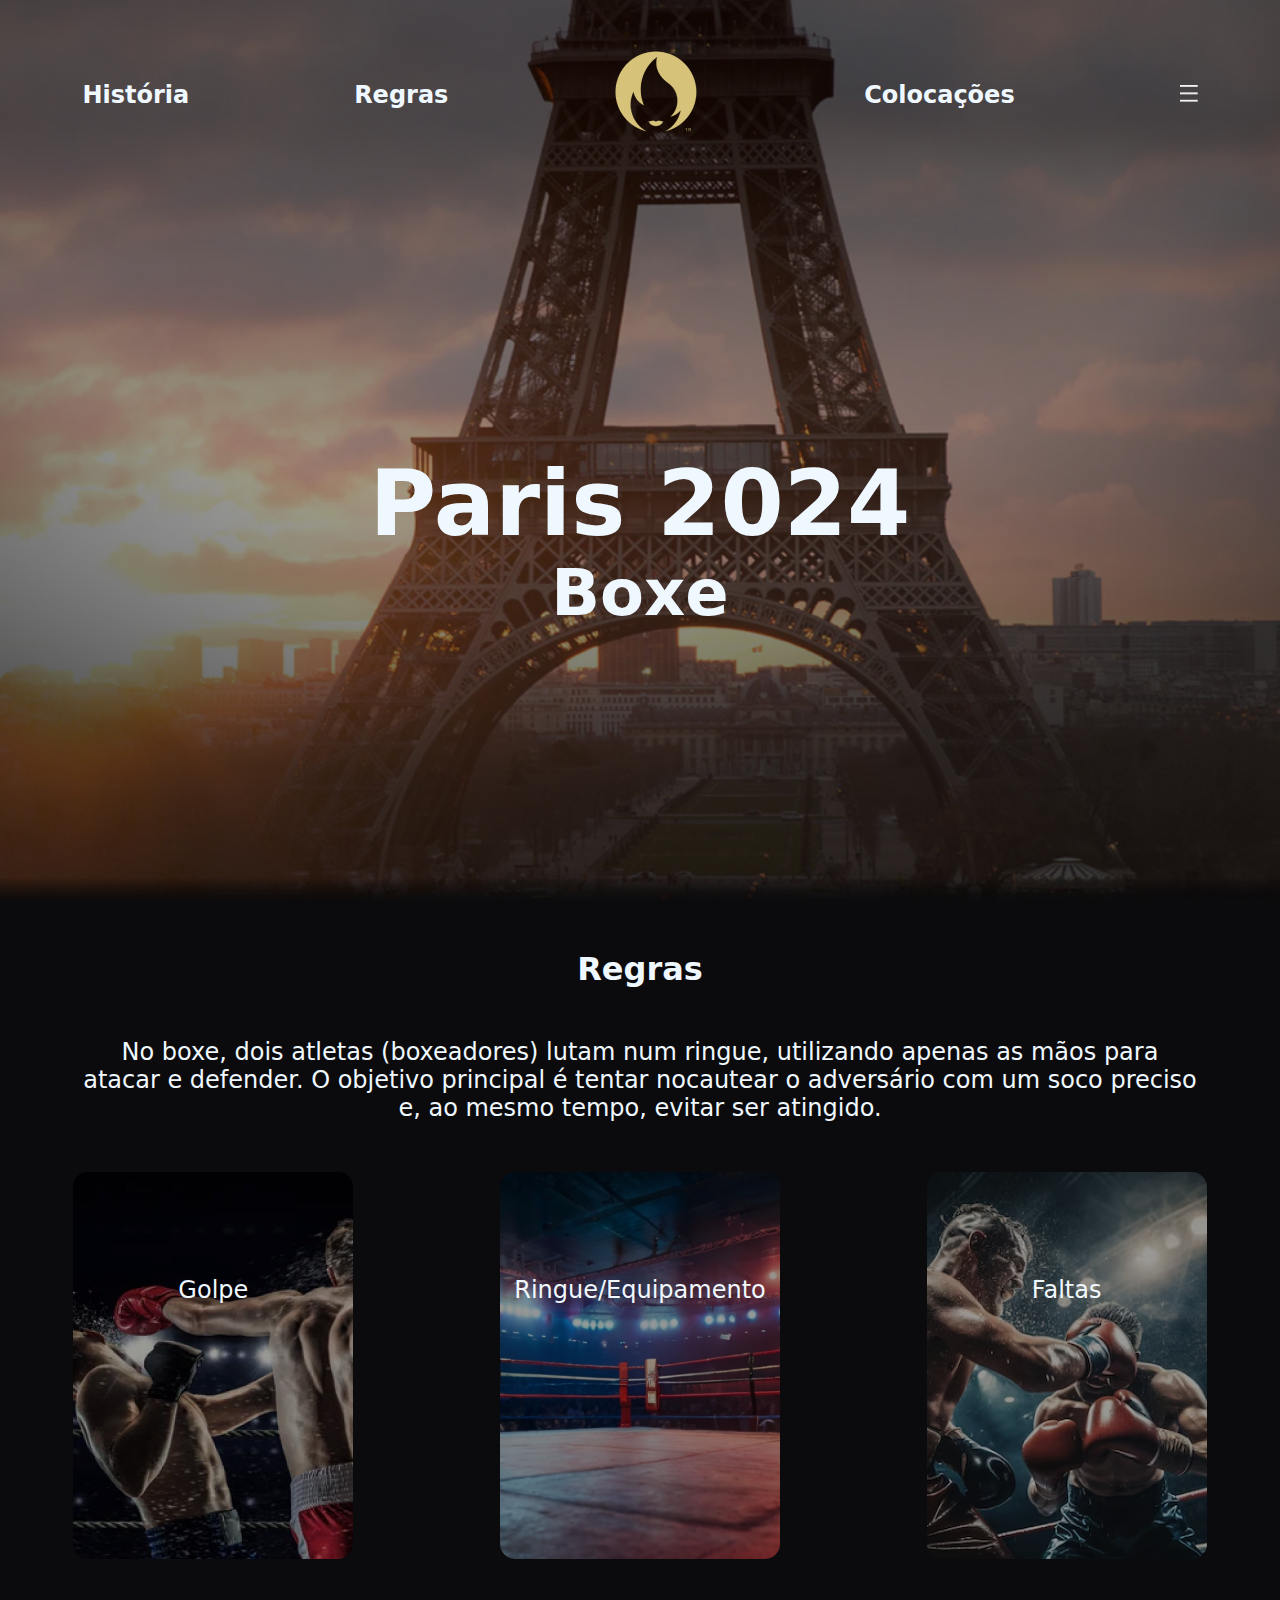
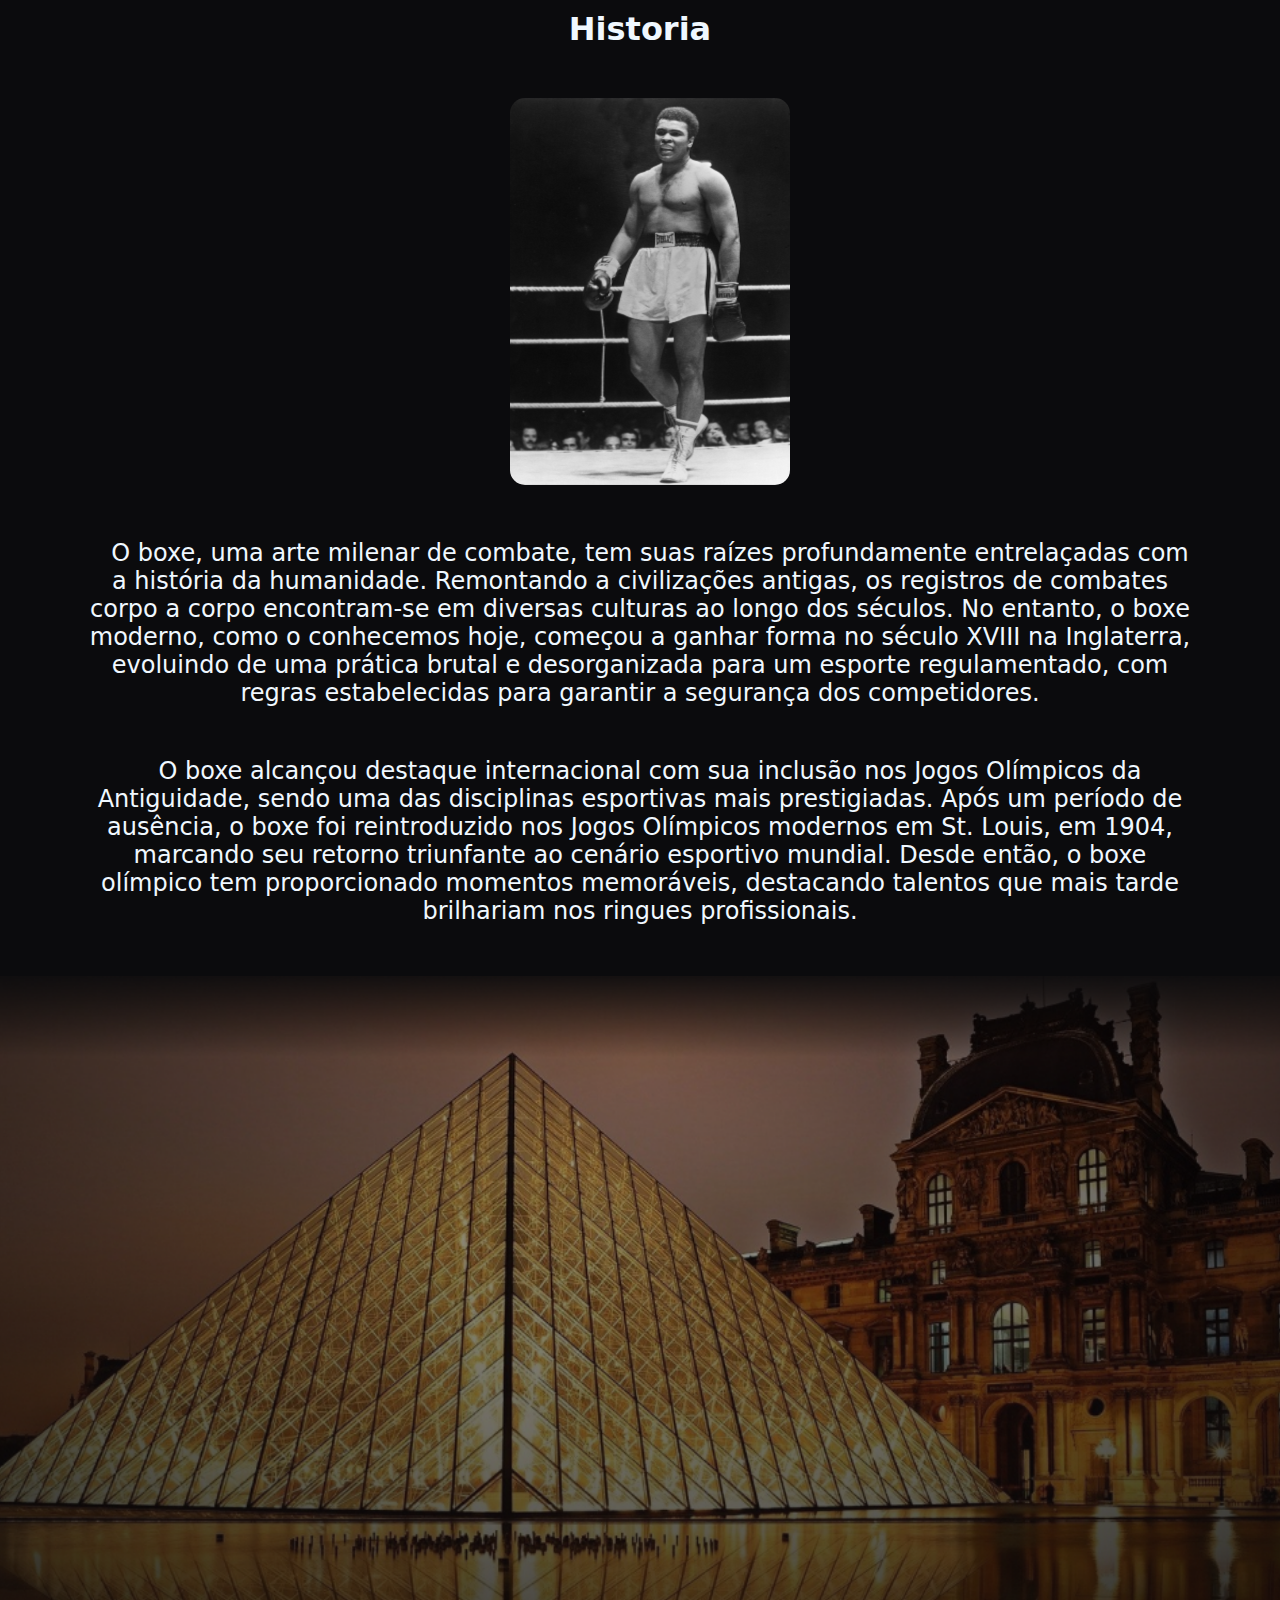
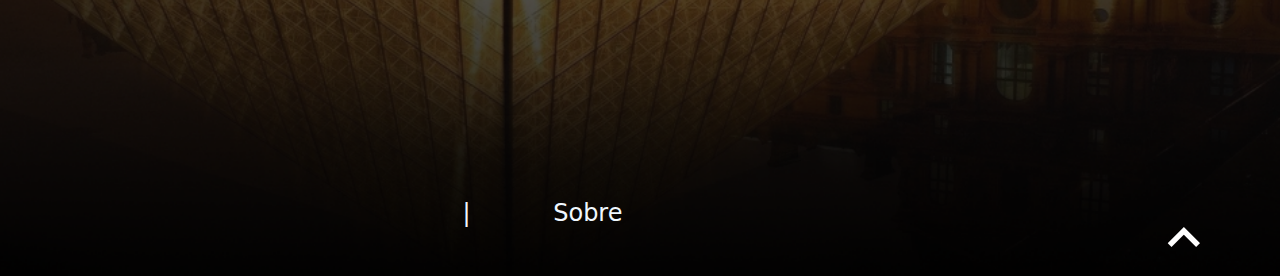
<file: index.html>
<!DOCTYPE html>
<html lang="pt-br">
  <head>
    <meta charset="UTF-8" />
    <meta name="viewport" content="width=device-width, initial-scale=1.0" />
    <link rel="stylesheet" href="style.css" />
    <script src="falta.js" defer></script>

    <title>Olímpiadas</title>
  </head>
  <body>
    <!-- PARTE INICIAL -->
    <section id="inicio">
      <div id="topo">
        <ul>
          <li>
            <a href="#historia"><h4>História</h4></a>
          </li>
          <li>
            <a href="#regra"><h4>Regras</h4></a>
          </li>
          <li>
            <a href="index.html"><img src="imagens/image 9.png" alt="" /></a>
          </li>
          <li>
            <h4>Colocações</h4>
          </li>
          <li>
            <a href="#"><img src="imagens/Group18.png" alt="" /></a>
          </li>
        </ul>
      </div>
      <main>
        <h1>Paris 2024</h1>
        <h2>Boxe</h2>
      </main>
    </section>
    <!-- FIM DA PARTE INICIAL -->

    <!-- PARTE DAS REGRAS -->
    <section id="regra">
      <h3>Regras</h3>
      <p class="conteudo">
        No boxe, dois atletas (boxeadores) lutam num ringue, utilizando apenas
        as mãos para atacar e defender. O objetivo principal é tentar nocautear
        o adversário com um soco preciso e, ao mesmo tempo, evitar ser atingido.
      </p>

      <div id="meio">
        <li class="golpe">
          <p class="centralizado">Golpe</p>

          <button id="botaogolpe" class="stylepop"></button>
          <!--BOTÃO DOS GOLPES-->
          <dialog id="popgolpe" class="styledentropop">
            <nav id="fechar">
              <button>
                x
              </button>
            </nav>
            <ul>
              <h2>
                Jab ou Reto com a mão adiantada / Direto ou Reto com a mão
                atrasada
              </h2>
              <p>
                O jab (reto da mão daiantada) seve para medir a distância e/ou
                para "cegar" ou abrir a a guarda do adversário para o Direto
                (reto da mão atrasada), por este motivo não deve existir pausa
                entre os golpes, assim que quando o primeiro atinge o alvo ou
                cumpre sua função, o segundo golpe já estar sendo lançado com
                força. <br />
                Recorando que ambos os golpes devem ser lançados como um
                "chicote", ou seja se desenrolando por toda a cadeia cinemática,
                partindo do solo e ao chegar em seu alvo deve retornar
                rapidamente a posição inicial da parada de combate (guarda).
              </p>
              <div id="botaolateral"> <button id="boataodireita"><img src="imagens/Vectorrigth.png" alt=""></button></div>
              <dialog id="popdireita" class="styledentropop"> 

                <h2>Ganchos</h2>
                <p>O gancho no boxe pode ser lançado com qualquer mão e é um dos 4 socos básicos no boxe (jab, cruzados, ganchos e uppercuts). Normalmente mirado para o lado da cabeça ou do maxilar tem mais potência que os socos retos, mas o arco do soco torna um pouco mais fácil de bloquear. <br><br>O posicionamento do polegar ao arremessar um gancho é de suma importância. As duas opções são que o polegar esteja voltado para cima ou a palma da mão para baixo. E a resposta correta é que ambas são formas adequadas do gancho.</p>
                <div id="botaolateral2"> <button id="boataoesquerdo"><img src="imagens/Vectorleft.png" alt=""></button></div>
                <h2>Uppercuts ou gancho ascendente vertical</h2>
                <p>O uppercut no boxe é um soco dado com um movimento para cima. Na maioria das vezes é usado no curto intervalo de luta, mas também é eficaz a meia distância. É quase nunca um soco que você usaria a longa distância (um uppercut normalmente termina com o antebraço perpendicular ao solo, o que limita a distância que você pode alvejar).</p>
                <h2>Overhand</h2>
                <p>O overhand é um soco dado com a mão de trás e viaja sobre a cabeça de forma laçada. É um soco largo e perigoso que requer um bom timing para pousar, porque é mais fácil ver este soco vindo de longe.</p>

              </dialog>
              <h2>Cruzado</h2>

              <p>
                O Cruzado no boxe é um dos golpes básicos, é relativamente fácil
                de executar, pode ser preparada de muitas maneiras e também pode
                ser usada sozinha
                <br /><br />
                A força da greve é gerada pela reviravolta no corpo. Em primeiro
                lugar, dirija o pe de trás para o chão, gere a força através de
                seus quadris e incline-se ligeiramente para frente distribuindo
                o peso de trás para frente. Não conduza a mão primeira, a cruz
                começa com a rotação do corppo e a mão segue e distribui a força
                gerada através do corpo. <br />
                É assim que se dá um soco mais forte.
              </p>
            </ul>
          </dialog>
          <img src="imagens/golpes.png" alt="Golpes" />
        </li>

        <li class="ringue">
          <p class="centralizado">Ringue/Equipamento</p>

          <button id="botaoringue" class="stylepop"></button>
          
          <dialog id="popringue" class="styledentropop">
            <nav id="fechar">
              <button>x</button>
            </nav>
              <div class="body-container">
                  <div class="paragraph">
                      <p class="text-container">
                          <span class="title">Ringue</span><br><br>
          
                      <p class="text">O ringue da luta de boxe deve medir 6,10 metros, medido dentro
                          das cordas. O seu piso deve ser de material macio.</p><br><br>
          
                      <span class="title">Equipamanto</span><br><br>
          
                      <p class="text">O equipamento principal da luta é o par de luvas.
                          Estas são feitas de couro almofadado e são projetadas para proteger as mãos de
                          quem ataca e para reduzir os danos no lutador que é atacado.
                          Sob as luvas, são usadas bandagens envolvendo as mãos. Como
                          vestimenta, utilizam camiseta sem manga, shorts e sapato especial.
                          Além disso, os lutadores utilizam capacete, protetor bucal e,
                          os homens, um protetor genital, chamado de coquilha.<br><br></p>
                      </p>
                  </div>
              </div>
          
              <div class="card-position1">
                  <p class="card">Capacete</p>
                  <p class="card">Luvas</p>
              </div><br>
              <div class="card-position2">
                  <p class="card">Bandagem</p>
                  <p class="card">Protetor Bocal</p>
                  <p class="card">Coquilha</p>
              </div>
          </dialog>
          
          <!--BOTÃO DO RINGUE-->

          <img src="imagens/ring.png" alt="Ringe/Equipamentos" />
        </li>

        <li class="falta">
          <p class="centralizado">Faltas</p>

          <button id="botaofalta" class="stylepop"></button>
          <!--BOTÃO DAS FALTAS-->

          <img src="imagens/falta.png" alt="Faltas" />

          <dialog id="popfalta" class="styledentropop">
            <nav id="fechar">
              <button>x</button>
            </nav>

            <h2>Faltas</h2>
            <nav>
              <p>Algumas ações são impedidas por normas gerais. São elas:</p>
              <li>Golpear o adversário abaixo da cintura;</li>
              <li>Atacar o adversário quando ele estiver caído;</li>
              <li>Morder a orelha;</li>
              <li>Atacar com a parte interna da mão, antebraço ou cotovelo;</li>
              <li>Agarrar-se nas cordas de limite;</li>
              <li>Agarrar o adversário em excesso.</li>
            </nav>
          </dialog>
        </li>
      </div>
    </section>
    <!-- FIM DA PARTE DAS REGRAS-->

    <!-- PARTE DA HITORIA -->
    <section id="historia">
      <h3>Historia</h3>
      <ul>
        <li>
          <img src="imagens/image 8.png" alt="Lutador" />
        </li>

        <li class="conteudo">
          <p>
            O boxe, uma arte milenar de combate, tem suas raízes profundamente
            entrelaçadas com a história da humanidade. Remontando a civilizações
            antigas, os registros de combates corpo a corpo encontram-se em
            diversas culturas ao longo dos séculos. No entanto, o boxe moderno,
            como o conhecemos hoje, começou a ganhar forma no século XVIII na
            Inglaterra, evoluindo de uma prática brutal e desorganizada para um
            esporte regulamentado, com regras estabelecidas para garantir a
            segurança dos competidores.
          </p>
        </li>

        <li class="conteudo">
          <p>
            O boxe alcançou destaque internacional com sua inclusão nos Jogos
            Olímpicos da Antiguidade, sendo uma das disciplinas esportivas mais
            prestigiadas. Após um período de ausência, o boxe foi reintroduzido
            nos Jogos Olímpicos modernos em St. Louis, em 1904, marcando seu
            retorno triunfante ao cenário esportivo mundial. Desde então, o boxe
            olímpico tem proporcionado momentos memoráveis, destacando talentos
            que mais tarde brilhariam nos ringues profissionais.
          </p>
        </li>
      </ul>
    </section>
    <!-- FIM DA PARTE DE HISTORIA -->

    <!-- PARTE DO RODA PÉ-->
    <section id="footer">
      <footer>
        <ul>
          <p>| Sobre</p>

          <li>
            <a href="#inicio"><img src="imagens/Vector.png" alt="" /></a>
          </li>
        </ul>
      </footer>
    </section>
    <!-- FIM DA PARTE DE RODA PÉ -->
  </body>
</html>
</file>
<file: style.css>
:root {
  --text: #f2f2f3;
  --background: #0b0b0d;
}
* {
  margin: auto;
}
html {
  scroll-behavior: smooth;
}

html {
  font-family: system-ui, -apple-system, BlinkMacSystemFont, "Segoe UI", Roboto,
    Oxygen, Ubuntu, Cantarell, "Open Sans", "Helvetica Neue", sans-serif;
  scroll-behavior: smooth;
  color: var(--text);
  overflow-x: hidden;
}
h1 {
  font-size: 91px;
  font-weight: bold;
}
h2 {
  font-size: 64px;
  font-weight: bold;
  text-align: center;
}
h3 {
  font-size: 32px;
}
h4 {
  font-size: 24px;
}
p {
  font-size: 24px;
}
body,
html {
  background-color: #0b0b0d;
  position: relative;
  height: 100%;
  margin: 0;
  color: aliceblue;
}
li {
  list-style: none;
}
ul {
  margin: 0;
  padding: 0;
}

/* PARTE DO NAV  */
#topo ul {
  display: flex;
  justify-content: center;
  align-items: center;
}
#topo ul li {
  position: relative;
  display: contents;
}

/* PARTE QUE ESTÁ O INICIO */
#inicio {
  background: url(imagens/Background\ Paris.png);
  height: 100%;
  margin: 0;
  background-size: cover;
  background-position: center;
  background-repeat: no-repeat;
  text-decoration: none;
}
#topo {
  padding: 50px 0px;
}
#topo ul li {
  width: 100%;
  text-align: center;
  float: left;
  list-style: none;
  position: relative;
}
li a {
  color: aliceblue;
  text-decoration: none;
}
main {
  position: absolute;
  top: 60%;
  left: 50%;
  transform: translate(-50%, -50%);
}
h1 {
  text-align: center;
}

/* PARTE QUE ESTA AS REGRAS */
#regra {
  position: relative;
  height: auto;
  text-align: center;
}
#meio {
  display: flex;
}
#regra h3 {
  margin: 50px 0px;
}
#regra .conteudo {
  margin: 50px 80px;
}
#regra #meio li {
  position: relative;
}
#regra #meio li img {
  display: block;
  margin: auto;
  border-radius: 15px;
}
#regra #meio .centralizado {
  position: absolute;
  width: 100%;
  top: 27%;
}
@media (max-width: 800px) {
  #meio {
    display: block;
  }
  #meio li {
    margin-top: 10px;
  }
  .falta {
    margin-bottom: 100px;
  }
}

/* A PARTE QUE ESTÁ A HISTORIA */
#historia {
  height: auto;
  position: relative;
  background-repeat: no-repeat;
  background-size: cover;
  background-position: center;
  border: 1px solid #0b0b0d;
  background-color: #0b0b0d;
}
#historia h3 {
  text-align: center;
  margin: 50px 0px;
}
#historia ul {
  margin: 50px 0px;
}
#historia ul li {
  text-indent: 20px;
  display: block;
  text-align: center;
}
#historia ul .conteudo {
  margin: 50px 80px;
}
#historia ul li img {
  border-radius: 15px;
}

/* FOOTER */
#footer {
  height: 100%;
  background-image: url(imagens/Background\ FooterParis.png);
  background-repeat: no-repeat;
  background-size: cover;
  background-position: center;
  position: relative;
}
footer {
  width: 100%;
  text-align: end;
  position: absolute;
  bottom: 0;
}

footer li {
  margin-right: 80px;
  padding-bottom: 25px;
}
footer p {
  text-align: center;
  word-spacing: 75px;
  margin-left: -195px;
}
footer ul li a {
  cursor: pointer;
}

/*POP-UP*/
.stylepop {
  position: absolute;
  height: 79.8%;
  width: 100%;
  transform: translate(-50%);
  border: none;
  appearance: none;
  background-color: transparent;
  border-radius: 5%;
  cursor: pointer;
}

.styledentropop {
  width: 80%;
  height: 80%;
  border-radius: 14px;
  box-shadow: 0 0 1em rgb(0 0 0/ 1);
  border: none;
  background-size: cover;
  background-position: center;
  color: aliceblue;

  h2 {
    font-size: 24px;
    margin-bottom: 4%;
  }
  p {
    font-size: 20px;
    margin-bottom: 3%;
  }
}
#popfalta {
  background-image: url(imagens/PopFaltas.png);
}

#popfalta nav {
  margin-top: 1%;
  font-size: 20px;
}
#popfalta nav li {
  margin-top: 1%;
  list-style: disc;
}
#fechar {
  text-align: right;
}
#fechar button {
  background-color: transparent;
  appearance: none;
  color: aliceblue;
}

#popgolpe {
  background-image: url(imagens/popgolpe1227x778.png);
  text-align: justify;
}
#popgolpe h2 {
  text-align: justify;
}

#popgolpe p {
  width: 80%;
  font-size: 16px;
}


#botaolateral{
  position: absolute;
  width: 97%;
  text-align: right;
}

#boataodireita{
  background-color: transparent;
  height: 37px;
  cursor: pointer;
  border: none;
}
#popdireita{
  background-image: url(imagens/popgolpe1227x778.png);
}

#popgolpe h2{
  text-indent: 6%;
}
@media (max-width: 800px){
  #popgolpe h2{
    text-align: center;
  }
}
#boataoesquerdo{
  background-color: transparent;
  position: absolute;
  border: none;
  cursor: pointer;
  margin-top: 45px;
}


/* POP RINGUE */

/* /=============== POP-UP ====================/ */

#popringue{
  background-image: url("imagens/ringueescuro.jpg");
  background-size: cover;
  background-repeat: no-repeat;
}

/* /================ BODY ====================/ */

.paragraph{
  width: 850px;
  
}

.title{
  color: white;
  font-size: 24px;
  font-family: "Open Sans", sans-serif;
  font-optical-sizing: auto;
  font-weight: 700;
  font-style: normal;
  font-variation-settings:
          "wdth" 100;
  display: flex;
  justify-content: center;
  z-index: 100;
  position: relative;
  top: 50px;
}

.text{
  color: white;
  font-family: "Open Sans", sans-serif;
  font-optical-sizing: auto;
  font-weight: 400;
  font-style: normal;
  font-variation-settings:
          "wdth" 100;
  text-align: center;
  display: flex;
  justify-content: center;
  z-index: 100;
  position: relative;
  top: 50px;
}



/* /================== CARDS ==============/ */

.card{
  color: white;
  font-family: "Open Sans", sans-serif;
  font-optical-sizing: auto;
  font-weight: 400;
  font-style: normal;
  font-variation-settings:
          "wdth" 100;
  width: 185px;
  height: 46px;
  border-radius: 8px;
  background-color: #0E0D12;
  display: flex;
  justify-content: center;
  align-items: center;
  z-index: 100;
}

.card-position1{
  padding-top: 22px;
  display: flex;
  flex-direction: row;
  justify-content: center;
  align-items: center;
  position: relative;
  top: 50px;
  margin-right: 18rem;
  margin-left: 18rem;
}

.card-position2{
  display: flex;
  flex-direction: row;
  justify-content: center;
  align-items: center;
  position: relative;
  top: 50px;
  margin-right: 7rem;
  margin-left: 7rem;
}

@media(max-width:1200px){

  .card-position1{
    padding-top: 22px;
    display: flex;
    flex-direction: row;
    justify-content: center;
    align-items: center;
    position: relative;
    gap: 2rem;
    top: 50px;
    margin-right: 16rem;
    margin-left: 16rem;
  }

  .card-position2{
    display: flex;
    flex-direction: row;
    justify-content: center;
    align-items: center;
    position: relative;
    top: 50px;
    gap: 2rem;
    margin-right: 7rem;
    margin-left: 7rem;
  }
}

@media(max-width:1100px){
  .text{
    color: white;
    font-family: "Open Sans", sans-serif;
    font-optical-sizing: auto;
    font-weight: 400;
    font-style: normal;
    font-variation-settings:
            "wdth" 100;
    text-align: center;
    display: flex;
    justify-content: center;
    z-index: 100;
    position: relative;
    top: 50px;
    margin-right: 7rem;
    margin-left: 7rem;
  }
}
</file>
